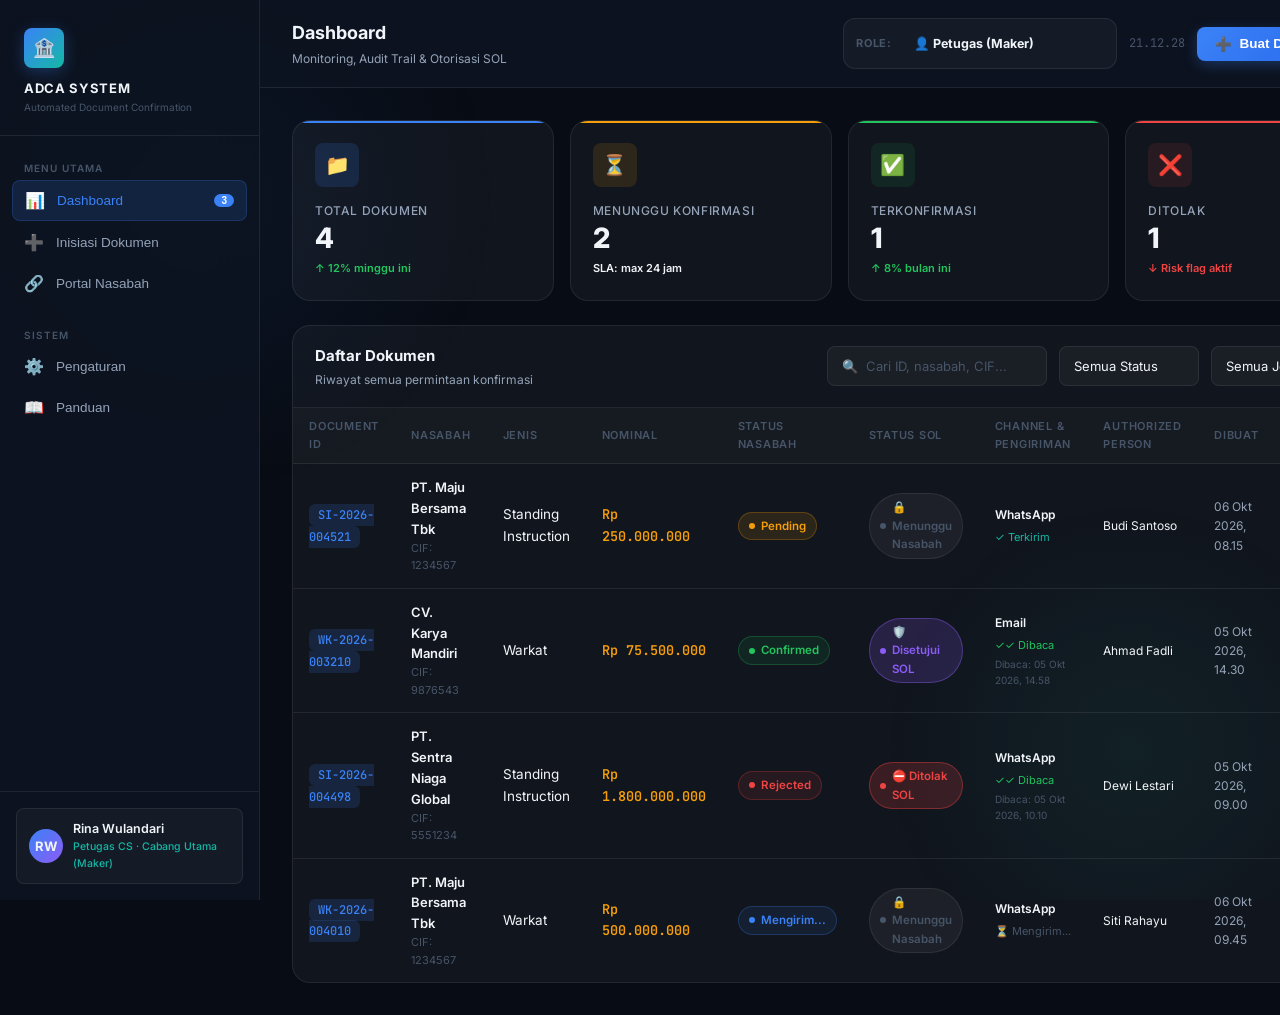
<file: prototype-original/web/index.html>
<!DOCTYPE html>
<html lang="id">
<head>
  <meta charset="UTF-8" />
  <meta name="viewport" content="width=device-width, initial-scale=1.0" />
  <meta name="description" content="Automated Document Confirmation Agent — Sistem konfirmasi dokumen Standing Instruction dan Warkat secara digital, aman, dan real-time." />
  <title>ADCA — Automated Document Confirmation Agent</title>
  <link rel="stylesheet" href="css/main.css" />
  <link rel="icon" href="data:image/svg+xml,<svg xmlns='http://www.w3.org/2000/svg' viewBox='0 0 100 100'><text y='.9em' font-size='90'>🏦</text></svg>" />
</head>
<body>

<!-- Ambient Background -->
<div class="ambient-bg" aria-hidden="true"></div>

<!-- Toast Container -->
<div id="toast-container" class="toast-container" aria-live="polite"></div>

<!-- ════════════════════════════════════════
     APP WRAPPER
════════════════════════════════════════ -->
<div class="app-wrapper">

  <!-- ── SIDEBAR ── -->
  <aside class="sidebar" id="sidebar" aria-label="Navigasi Utama">
    <div class="sidebar-logo">
      <div class="logo-icon" aria-hidden="true">🏦</div>
      <h1>ADCA System</h1>
      <p>Automated Document Confirmation</p>
    </div>

    <nav class="sidebar-nav">
      <div class="nav-section-label">Menu Utama</div>

      <button class="nav-item active" data-page="dashboard" id="nav-dashboard" aria-current="page">
        <span class="nav-icon">📊</span>
        Dashboard
        <span class="nav-badge" id="nav-badge-pending">3</span>
      </button>

      <button class="nav-item" data-page="initiate" id="nav-initiate">
        <span class="nav-icon">➕</span>
        Inisiasi Dokumen
      </button>

      <button class="nav-item" data-page="portal" id="nav-portal">
        <span class="nav-icon">🔗</span>
        Portal Nasabah
      </button>

      <div class="nav-section-label" style="margin-top:16px">Sistem</div>

      <button class="nav-item" onclick="showToast('Fitur pengaturan akan segera hadir.', 'info', '⚙️')">
        <span class="nav-icon">⚙️</span>
        Pengaturan
      </button>
      <button class="nav-item" onclick="showToast('Panduan pengguna tersedia di portal.', 'info', '📖')">
        <span class="nav-icon">📖</span>
        Panduan
      </button>
    </nav>

    <div class="sidebar-footer">
      <div class="user-card" id="sidebar-user-card">
        <div class="user-avatar" id="sidebar-user-avatar" aria-hidden="true">RW</div>
        <div class="user-info">
          <div class="user-name" id="sidebar-user-name">Rina Wulandari</div>
          <div class="user-role" id="sidebar-user-role">Petugas CS · Cabang Utama (Maker)</div>
        </div>
      </div>
    </div>
  </aside>

  <!-- ── MAIN CONTENT ── -->
  <main class="main-content" id="main-content">

    <!-- Top Bar -->
    <header class="topbar">
      <div class="topbar-title">
        <h2 id="topbar-title">Dashboard</h2>
        <p id="topbar-sub">Monitoring & Audit Trail Real-Time</p>
      </div>
      <div class="topbar-actions">
        <!-- Role Switcher -->
        <div style="display:flex;align-items:center;gap:8px;background:rgba(255,255,255,0.04);border:1px solid var(--border);padding:6px 12px;border-radius:var(--radius-md)">
          <span style="font-size:11px;font-weight:700;color:var(--text-muted);text-transform:uppercase;letter-spacing:0.06em">Role:</span>
          <select id="user-role-select" onchange="switchRole(this.value)" style="background:transparent;border:none;color:var(--text-primary);font-size:12.5px;font-weight:700;cursor:pointer;outline:none" aria-label="Pilih Role Pengguna">
            <option value="petugas" style="background:#0d1422;color:#f1f5f9">👤 Petugas (Maker)</option>
            <option value="sol" style="background:#0d1422;color:#f1f5f9">🛡️ SOL / Approver (Checker)</option>
          </select>
        </div>

        <span style="font-size:12px;color:var(--text-muted);font-family:'JetBrains Mono',monospace" id="clock"></span>
        
        <!-- Create Document Button (Maker only) -->
        <button class="btn btn-primary" id="btn-new-doc">
          <span>➕</span> Buat Dokumen Baru
        </button>
        <!-- SOL Badge Indicator (when SOL is active) -->
        <div id="sol-mode-badge" style="display:none;align-items:center;gap:6px;background:rgba(139,92,246,0.12);border:1px solid rgba(139,92,246,0.3);color:var(--accent-purple);padding:8px 14px;border-radius:var(--radius-md);font-size:12px;font-weight:700">
          <span>🛡️</span> Mode SOL: Otorisasi & Approval
        </div>
      </div>
    </header>

    <!-- ════════════════════════════════
         PAGE 1: DASHBOARD
    ════════════════════════════════ -->
    <section class="page active" id="page-dashboard" aria-label="Dashboard">

      <!-- Stats -->
      <div class="stats-grid">
        <div class="stat-card" style="--stat-color:var(--accent-blue);--stat-bg:var(--accent-blue-dim)">
          <div class="stat-icon">📁</div>
          <div class="stat-label">Total Dokumen</div>
          <div class="stat-value" id="stat-total">—</div>
          <div class="stat-change up">↑ 12% minggu ini</div>
        </div>
        <div class="stat-card" style="--stat-color:var(--accent-amber);--stat-bg:rgba(245,158,11,0.12)">
          <div class="stat-icon">⏳</div>
          <div class="stat-label">Menunggu Konfirmasi</div>
          <div class="stat-value" id="stat-pending">—</div>
          <div class="stat-change">SLA: max 24 jam</div>
        </div>
        <div class="stat-card" style="--stat-color:var(--accent-green);--stat-bg:rgba(34,197,94,0.1)">
          <div class="stat-icon">✅</div>
          <div class="stat-label">Terkonfirmasi</div>
          <div class="stat-value" id="stat-confirmed">—</div>
          <div class="stat-change up">↑ 8% bulan ini</div>
        </div>
        <div class="stat-card" style="--stat-color:var(--accent-red);--stat-bg:rgba(239,68,68,0.1)">
          <div class="stat-icon">❌</div>
          <div class="stat-label">Ditolak</div>
          <div class="stat-value" id="stat-rejected">—</div>
          <div class="stat-change down">↓ Risk flag aktif</div>
        </div>
      </div>

      <!-- Filter + Table -->
      <div class="card">
        <div class="card-header">
          <div>
            <h3>Daftar Dokumen</h3>
            <p>Riwayat semua permintaan konfirmasi</p>
          </div>
          <div class="filter-bar">
            <input type="text" id="filter-search" placeholder="🔍  Cari ID, nasabah, CIF..." style="width:220px" aria-label="Cari dokumen" />
            <select id="filter-status" aria-label="Filter status">
              <option value="">Semua Status</option>
              <option value="pending">Pending</option>
              <option value="sending">Mengirim</option>
              <option value="confirmed">Confirmed</option>
              <option value="rejected">Rejected</option>
            </select>
            <select id="filter-type" aria-label="Filter jenis">
              <option value="">Semua Jenis</option>
              <option value="Standing Instruction">Standing Instruction</option>
              <option value="Warkat">Warkat</option>
            </select>
          </div>
        </div>
        <div class="table-wrap">
          <table aria-label="Tabel Dokumen Konfirmasi">
            <thead>
              <tr>
                <th>Document ID</th>
                <th>Nasabah</th>
                <th>Jenis</th>
                <th>Nominal</th>
                <th>Status Nasabah</th>
                <th>Status SOL</th>
                <th>Channel &amp; Pengiriman</th>
                <th>Authorized Person</th>
                <th>Dibuat</th>
                <th>Aksi</th>
              </tr>
            </thead>
            <tbody id="doc-table-body"></tbody>
          </table>
        </div>
      </div>

    </section>

    <!-- ════════════════════════════════
         PAGE 2: INISIASI DOKUMEN
    ════════════════════════════════ -->
    <section class="page" id="page-initiate" aria-label="Form Inisiasi Dokumen">

      <!-- Steps -->
      <div class="steps">
        <div class="step active" id="step-1">
          <div class="step-circle" id="step-circle-1">1</div>
          <div class="step-label" id="step-label-1">Data Nasabah</div>
        </div>
        <div class="step" id="step-2">
          <div class="step-circle" id="step-circle-2">2</div>
          <div class="step-label" id="step-label-2">Detail Transaksi</div>
        </div>
        <div class="step" id="step-3">
          <div class="step-circle" id="step-circle-3">3</div>
          <div class="step-label" id="step-label-3">Review & Kirim</div>
        </div>
      </div>

      <!-- STEP 1: Data Nasabah -->
      <div id="form-section-1" style="display:flex;flex-direction:column;gap:20px">
        <div class="card">
          <div class="card-header">
            <div>
              <h3>🔎 Pencarian Data Nasabah</h3>
              <p>Masukkan CIF atau Nomor Rekening untuk menarik data otomatis</p>
            </div>
          </div>
          <div class="card-body" style="display:flex;flex-direction:column;gap:20px">
            <div class="form-group">
              <label for="cif-input">CIF / Nomor Rekening <span class="required">*</span></label>
              <div class="search-bar">
                <input
                  type="text"
                  id="cif-input"
                  placeholder="Contoh: 1234567 atau 001-234-567-890"
                  autocomplete="off"
                  aria-required="true"
                />
                <button class="btn btn-primary" id="btn-search-cif" aria-label="Cari nasabah">
                  🔍 Cari
                </button>
              </div>
              <small style="color:var(--text-muted);font-size:11px">Demo CIF: <strong style="color:var(--accent-blue)">1234567</strong> · <strong style="color:var(--accent-blue)">9876543</strong> · <strong style="color:var(--accent-blue)">5551234</strong></small>
            </div>

            <!-- Customer Info Panel (auto-filled) -->
            <div class="info-panel hidden" id="customer-info-panel" role="region" aria-label="Data Nasabah Ditemukan">
              <div class="info-item" style="grid-column: 1/-1">
                <div class="info-label">🏢 Nama Perusahaan</div>
                <div class="info-value" id="info-name">—</div>
              </div>
              <div class="info-item">
                <div class="info-label">🏦 Nomor Rekening</div>
                <div class="info-value" id="info-account">—</div>
              </div>
              <div class="info-item">
                <div class="info-label">👤 Contact Person</div>
                <div class="info-value" id="info-contact">—</div>
              </div>
              <div class="info-item">
                <div class="info-label">📱 No. HP / Email</div>
                <div class="info-value" id="info-phone">—</div>
                <div class="info-sub" id="info-email">—</div>
              </div>
            </div>
          </div>
        </div>
        <div style="display:flex;justify-content:flex-end">
          <button class="btn btn-primary btn-lg" id="btn-next-1">Lanjut →</button>
        </div>
      </div>

      <!-- STEP 2: Detail Transaksi -->
      <div id="form-section-2" style="display:none;flex-direction:column;gap:20px">
        <div class="card">
          <div class="card-header">
            <div>
              <h3>📋 Detail Transaksi & Dokumen</h3>
              <p>Lengkapi informasi transaksi dan unggah dokumen</p>
            </div>
          </div>
          <div class="card-body" style="display:flex;flex-direction:column;gap:24px">

            <div class="section-title">Informasi Dokumen</div>
            <div class="form-grid form-grid-2">
              <div class="form-group">
                <label for="doc-type">Jenis Dokumen <span class="required">*</span></label>
                <select id="doc-type" aria-required="true">
                  <option value="">-- Pilih Jenis Dokumen --</option>
                  <option value="Standing Instruction">Standing Instruction (SI)</option>
                  <option value="Warkat">Warkat</option>
                </select>
              </div>
              <div class="form-group">
                <label for="authorized-person">Authorized Person <span class="required">*</span></label>
                <select id="authorized-person" aria-required="true">
                  <option value="">-- Pilih Authorized Person --</option>
                </select>
              </div>
            </div>

            <div class="divider"></div>
            <div class="section-title">💰 Nominal Transaksi <span class="badge" style="background:rgba(59,130,246,0.15);color:var(--accent-blue);border:1px solid rgba(59,130,246,0.3);font-size:10px;font-weight:700">WAJIB DIISI</span></div>

            <div class="form-grid form-grid-2">
              <div class="form-group">
                <label for="nominal-input">
                  Nominal (Rupiah) <span class="required">*</span>
                  <span class="badge-new">BARU</span>
                </label>
                <div class="input-wrap">
                  <span class="input-prefix">Rp</span>
                  <input
                    type="text"
                    id="nominal-input"
                    class="has-prefix"
                    placeholder="Contoh: 250.000.000"
                    autocomplete="off"
                    inputmode="numeric"
                    aria-required="true"
                    aria-describedby="nominal-hint"
                  />
                </div>
                <small id="nominal-hint" style="font-size:11px;color:var(--text-muted)">Masukkan angka nominal sesuai dokumen SI/Warkat</small>
              </div>
              <div class="form-group">
                <label>Preview Nominal</label>
                <div class="nominal-display" id="nominal-display" aria-live="polite">—</div>
              </div>
            </div>

            <div class="divider"></div>
            <div class="section-title">Pengiriman Notifikasi</div>
            <div class="form-grid form-grid-2">
              <div class="form-group">
                <label for="channel">Channel Notifikasi</label>
                <select id="channel">
                  <option value="WhatsApp">📱 WhatsApp</option>
                  <option value="Email">📧 Email</option>
                  <option value="WhatsApp & Email">📱📧 WhatsApp & Email</option>
                </select>
              </div>
              <div class="form-group">
                <label for="notes">Catatan Tambahan</label>
                <textarea id="notes" placeholder="Catatan untuk petugas atau nasabah (opsional)..." rows="2"></textarea>
              </div>
            </div>

            <div class="divider"></div>

            <!-- Live Template Preview -->
            <div id="template-preview-section" style="display:none">
              <div class="section-title" style="margin-bottom:14px">👁️ Preview Pesan yang Akan Dikirim</div>
              <div style="background:rgba(255,255,255,0.03);border:1px solid var(--border);border-radius:var(--radius-md);overflow:hidden">
                <div style="display:flex;align-items:center;justify-content:space-between;padding:12px 16px;border-bottom:1px solid var(--border);background:rgba(255,255,255,0.02)">
                  <span id="preview-channel-label" style="font-size:12px;font-weight:700">📱 WhatsApp</span>
                  <span style="font-size:11px;color:var(--text-muted)">Template Otomatis · Personalized</span>
                </div>
                <div id="preview-subject-row" style="display:none;align-items:flex-start;gap:10px;padding:10px 16px;border-bottom:1px solid var(--border);background:rgba(245,158,11,0.04)">
                  <span style="font-size:11px;font-weight:700;color:var(--accent-amber);white-space:nowrap;padding-top:2px">SUBJEK:</span>
                  <span id="preview-subject-val" style="font-size:12px;color:var(--text-secondary)"></span>
                </div>
                <pre id="template-preview-box" style="padding:16px;font-size:12px;line-height:1.7;white-space:pre-wrap;word-break:break-word;max-height:280px;overflow-y:auto;color:var(--text-primary)"></pre>
              </div>
              <div style="display:flex;justify-content:flex-end;margin-top:6px">
                <span style="font-size:11px;color:var(--text-muted)">⚠️ Nominal, ID Dokumen, dan nama nasabah akan otomatis diisi saat pengiriman</span>
              </div>
            </div>

            <div class="divider"></div>
            <div class="section-title">Upload Dokumen</div>

            <div class="upload-zone" role="button" aria-label="Upload dokumen">
              <input type="file" id="doc-file" accept=".pdf,.jpg,.jpeg,.png" aria-label="Pilih file dokumen" />
              <div class="upload-icon">📎</div>
              <p><strong>Drag & Drop</strong> atau <strong>klik untuk memilih</strong></p>
              <p class="upload-hint">Format: PDF, JPG, PNG · Maks. 10 MB</p>
            </div>
            <div class="file-preview hidden" id="file-preview">
              <span class="file-icon" id="file-icon-el">📄</span>
              <div>
                <div class="file-name" id="file-name">—</div>
                <div class="file-size" id="file-size">—</div>
              </div>
              <span style="margin-left:auto;color:var(--accent-green)">✓ Siap</span>
            </div>

          </div>
        </div>
        <div style="display:flex;justify-content:space-between">
          <button class="btn btn-secondary btn-lg" id="btn-back-2">← Kembali</button>
          <button class="btn btn-primary btn-lg" id="btn-next-2">Review →</button>
        </div>
      </div>

      <!-- STEP 3: Review & Kirim -->
      <div id="form-section-3" style="display:none;flex-direction:column;gap:20px">
        <div class="card">
          <div class="card-header">
            <div>
              <h3>✅ Review & Konfirmasi Pengiriman</h3>
              <p>Periksa kembali seluruh data sebelum mengirim notifikasi ke nasabah</p>
            </div>
          </div>
          <div class="card-body" style="display:flex;flex-direction:column;gap:20px">

            <!-- Document ID -->
            <div style="display:flex;align-items:center;gap:12px;padding:16px;background:rgba(59,130,246,0.06);border:1px solid rgba(59,130,246,0.2);border-radius:var(--radius-md)">
              <div style="font-size:28px">🔑</div>
              <div>
                <div style="font-size:11px;color:var(--text-muted);font-weight:600;text-transform:uppercase;letter-spacing:0.08em">Document ID (Auto-Generated)</div>
                <div style="font-family:'JetBrains Mono',monospace;font-size:20px;font-weight:800;color:var(--accent-blue);margin-top:4px" id="rev-doc-id">—</div>
              </div>
            </div>

            <div class="form-grid form-grid-2">
              <div class="card-body" style="padding:0">
                <div class="section-title" style="margin-bottom:14px">Data Nasabah</div>
                <div style="display:flex;flex-direction:column;gap:10px">
                  <div style="display:flex;justify-content:space-between;align-items:center;padding:8px 0;border-bottom:1px solid var(--border)">
                    <span style="font-size:12px;color:var(--text-muted)">Nama Perusahaan</span>
                    <span style="font-weight:600;font-size:13px" id="rev-customer">—</span>
                  </div>
                  <div style="display:flex;justify-content:space-between;align-items:center;padding:8px 0;border-bottom:1px solid var(--border)">
                    <span style="font-size:12px;color:var(--text-muted)">No. Rekening</span>
                    <span style="font-weight:600;font-size:13px" id="rev-account">—</span>
                  </div>
                  <div style="display:flex;justify-content:space-between;align-items:center;padding:8px 0">
                    <span style="font-size:12px;color:var(--text-muted)">Authorized Person</span>
                    <span style="font-weight:600;font-size:13px" id="rev-ap">—</span>
                  </div>
                </div>
              </div>
              <div class="card-body" style="padding:0">
                <div class="section-title" style="margin-bottom:14px">Detail Transaksi</div>
                <div style="display:flex;flex-direction:column;gap:10px">
                  <div style="display:flex;justify-content:space-between;align-items:center;padding:8px 0;border-bottom:1px solid var(--border)">
                    <span style="font-size:12px;color:var(--text-muted)">Jenis Dokumen</span>
                    <span style="font-weight:600;font-size:13px" id="rev-type">—</span>
                  </div>
                  <div style="display:flex;justify-content:space-between;align-items:center;padding:8px 0;border-bottom:1px solid var(--border)">
                    <span style="font-size:12px;color:var(--text-muted)">Channel Notifikasi</span>
                    <span style="font-weight:600;font-size:13px" id="rev-channel">—</span>
                  </div>
                  <div style="display:flex;justify-content:space-between;align-items:center;padding:8px 0">
                    <span style="font-size:12px;color:var(--text-muted)">Dibuat Pada</span>
                    <span style="font-weight:600;font-size:12px" id="rev-date">—</span>
                  </div>
                </div>
              </div>
            </div>

            <!-- Nominal Highlight -->
            <div style="background:rgba(245,158,11,0.08);border:1px solid rgba(245,158,11,0.25);border-radius:var(--radius-md);padding:20px;text-align:center">
              <div style="font-size:11.5px;font-weight:700;color:var(--accent-amber);text-transform:uppercase;letter-spacing:0.1em;margin-bottom:8px">💰 Nominal Transaksi</div>
              <div style="font-family:'JetBrains Mono',monospace;font-size:28px;font-weight:800;color:var(--accent-amber)" id="rev-nominal">—</div>
              <div style="font-size:11.5px;color:var(--text-secondary);margin-top:6px">Nominal ini akan tertera pada notifikasi & portal konfirmasi nasabah</div>
            </div>

            <div style="display:flex;gap:8px;align-items:flex-start;padding:14px;background:rgba(59,130,246,0.06);border:1px solid rgba(59,130,246,0.15);border-radius:var(--radius-sm)">
              <span style="font-size:18px">ℹ️</span>
              <p style="font-size:12.5px;color:var(--text-secondary);line-height:1.6">Setelah menekan <strong style="color:var(--text-primary)">Kirim Konfirmasi</strong>, sistem akan otomatis membuat Secure Link dan mengirimkan notifikasi kepada nasabah via channel yang dipilih. Respon nasabah akan terekam dalam Audit Trail secara real-time.</p>
            </div>

          </div>
        </div>
        <div style="display:flex;justify-content:space-between;gap:12px">
          <button class="btn btn-secondary btn-lg" id="btn-back-3">← Kembali</button>
          <button class="btn btn-primary btn-lg" id="btn-submit" style="gap:10px">
            🚀 Kirim Konfirmasi ke Nasabah
          </button>
        </div>
      </div>

    </section>

    <!-- ════════════════════════════════
         PAGE 3: PORTAL NASABAH
    ════════════════════════════════ -->
    <section class="page" id="page-portal" aria-label="Portal Konfirmasi Nasabah">

      <!-- Standalone Back Bar (Only visible when opened via external link) -->
      <div id="portal-standalone-backbar" style="align-items:center;justify-content:space-between;background:rgba(59,130,246,0.08);border:1px solid rgba(59,130,246,0.3);padding:10px 20px;border-radius:var(--radius-md);margin-bottom:20px">
        <div style="display:flex;align-items:center;gap:10px">
          <span style="font-size:18px">🌐</span>
          <span style="font-size:12.5px;color:var(--text-secondary)">Anda sedang mengakses <strong>Portal Verifikasi Nasabah</strong> melalui Single-Use Secure Link.</span>
        </div>
        <button class="btn btn-secondary btn-sm" onclick="exitStandalonePortal()">
          🏢 Kembali ke Dashboard Bank
        </button>
      </div>

      <!-- Selector for demo -->
      <div class="card" id="portal-demo-selector-card" style="padding:0">
        <div class="card-header" style="padding:14px 20px">
          <div>
            <h3>🔗 Simulasi Portal Nasabah</h3>
            <p>Pilih dokumen untuk melihat tampilan dari sisi nasabah</p>
          </div>
          <div style="display:flex;align-items:center;gap:10px">
            <label for="portal-doc-selector" style="font-size:12.5px;color:var(--text-secondary);white-space:nowrap">Pilih Dokumen:</label>
            <select id="portal-doc-selector" style="width:340px;font-size:13px" aria-label="Pilih dokumen untuk dipreview">
            </select>
          </div>
        </div>
      </div>

      <!-- Portal View -->
      <div class="portal-wrapper">

        <!-- Single-Use Token Security Bar -->
        <div id="portal-token-bar" style="background:rgba(255,255,255,0.03);border:1px solid var(--border);border-radius:var(--radius-md);padding:12px 18px;margin-bottom:16px;display:flex;align-items:center;justify-content:space-between;flex-wrap:wrap;gap:10px">
          <div style="display:flex;align-items:center;gap:10px">
            <span style="font-size:16px">🔑</span>
            <div>
              <div style="font-size:11px;color:var(--text-muted);text-transform:uppercase;font-weight:700;letter-spacing:0.06em">One Single-Time Verification Link</div>
              <div style="font-family:'JetBrains Mono',monospace;font-size:12.5px;font-weight:700;color:var(--accent-blue)" id="portal-token-text">vtok_...</div>
            </div>
          </div>
          <div style="display:flex;align-items:center;gap:8px">
            <span id="portal-token-badge" style="font-size:11.5px;font-weight:700;padding:4px 10px;border-radius:99px;background:rgba(34,197,94,0.12);color:var(--accent-green);border:1px solid rgba(34,197,94,0.3)">
              🟢 Tautan Aktif (1x Pakai)
            </span>
            <button class="btn btn-secondary btn-sm" onclick="copyPortalLink()" title="Salin link verifikasi nasabah">
              📋 Salin Link
            </button>
          </div>
        </div>

        <!-- Bank Header -->
        <div class="portal-header-card">
          <div class="portal-bank-logo">🏦 &nbsp; Bank Pembangunan Indonesia</div>
          <div class="portal-doc-icon" aria-hidden="true" id="portal-doc-icon-text">📋</div>
          <h2 id="portal-type-header">Standing Instruction</h2>
          <p>Permintaan Konfirmasi Transaksi Finansial</p>
          <div style="margin-top:16px">
            <span class="doc-id" id="portal-doc-id-header">—</span>
          </div>
        </div>

        <!-- Single-Use Link Consumed Alert (Shown if token has already been used) -->
        <div id="portal-token-consumed-card" style="display:none;background:rgba(239,68,68,0.06);border:1px solid rgba(239,68,68,0.3);border-radius:var(--radius-lg);padding:24px;margin-bottom:20px;text-align:center;animation:fadeIn 0.3s ease">
          <div style="font-size:42px;margin-bottom:10px">🔒</div>
          <h3 style="font-size:17px;font-weight:800;color:var(--accent-red);margin-bottom:6px">Tautan Verifikasi Ini Sudah Hangus (Single-Use Expired)</h3>
          <p style="font-size:13px;color:var(--text-secondary);max-width:540px;margin:0 auto 14px;line-height:1.6">
            Demi keamanan dana Anda, tautan verifikasi perbankan hanya dapat digunakan <strong>1 (satu) kali</strong>. Dokumen ini telah ditanggapi sebelumnya dan tidak dapat diubah lagi.
          </p>
          <div style="display:inline-flex;gap:12px;background:rgba(0,0,0,0.25);padding:10px 18px;border-radius:var(--radius-md);border:1px solid var(--border);font-size:12px;text-align:left">
            <div>
              <span style="color:var(--text-muted)">Keputusan:</span> <strong id="ptc-action" style="color:var(--text-primary)">—</strong>
            </div>
            <div style="border-left:1px solid var(--border);padding-left:12px">
              <span style="color:var(--text-muted)">Waktu:</span> <strong id="ptc-time" style="color:var(--text-primary)">—</strong>
            </div>
            <div style="border-left:1px solid var(--border);padding-left:12px">
              <span style="color:var(--text-muted)">Oleh:</span> <strong id="ptc-actor" style="color:var(--text-primary)">—</strong>
            </div>
          </div>
          <div style="margin-top:16px">
            <span style="font-size:11.5px;color:var(--text-muted)">Jika Anda memerlukan perubahan transaksi, silakan hubungi Customer Care: 📞 1500-XXX</span>
          </div>
        </div>

        <!-- Greeting -->
        <div id="portal-greeting-box" style="padding:16px 20px;background:rgba(20,184,166,0.06);border:1px solid rgba(20,184,166,0.2);border-radius:var(--radius-md);margin-bottom:16px;font-size:13.5px;color:var(--text-secondary);line-height:1.7">
          Kepada Yth. <strong style="color:var(--text-primary)" id="portal-ap">—</strong>,<br />
          Bank kami memerlukan konfirmasi Anda atas dokumen berikut. Harap periksa detail transaksi dengan seksama sebelum memberikan persetujuan.
        </div>

        <!-- Nominal Highlight -->
        <div class="nominal-highlight" aria-label="Nominal Transaksi">
          <div class="nh-label">💰 Nominal Transaksi</div>
          <div class="nh-amount" id="portal-nominal-big" aria-live="polite">—</div>
          <div class="nh-sub">Pastikan nominal ini sesuai dengan dokumen yang diajukan ke bank</div>
        </div>

        <!-- Detail Card -->
        <div class="portal-detail-card" role="region" aria-label="Detail Dokumen">
          <div class="portal-detail-row">
            <span class="pdr-label">Document ID</span>
            <span class="pdr-value"><span class="doc-id" id="portal-doc-id">—</span></span>
          </div>
          <div class="portal-detail-row">
            <span class="pdr-label">Nama Nasabah</span>
            <span class="pdr-value" id="portal-customer">—</span>
          </div>
          <div class="portal-detail-row">
            <span class="pdr-label">Jenis Dokumen</span>
            <span class="pdr-value" id="portal-type">—</span>
          </div>
          <div class="portal-detail-row">
            <span class="pdr-label">Tanggal Permintaan</span>
            <span class="pdr-value" id="portal-date">—</span>
          </div>
          <div class="portal-detail-row">
            <span class="pdr-label">Authorized Person</span>
            <span class="pdr-value" id="portal-ap-detail">—</span>
          </div>
          <div class="portal-detail-row">
            <span class="pdr-label">Channel Notifikasi</span>
            <span class="pdr-value" id="portal-channel">—</span>
          </div>
        </div>

        <!-- Action Buttons (Only shown if token is NOT used) -->
        <div id="portal-action-area">
          <div style="font-size:12px;color:var(--text-muted);text-align:center;margin-bottom:12px">
            ⚠️ Tautan ini bersifat <strong>sekali-pakai</strong>. Begitu Anda memilih, tautan akan otomatis hangus dan keputusan tidak dapat dibatalkan.
          </div>
          <div class="portal-action-btns">
            <button class="btn btn-danger btn-lg" id="btn-reject-portal" style="background:linear-gradient(135deg,#ef4444,#dc2626);border-color:transparent">
              ❌ Tolak (Reject)
            </button>
            <button class="btn btn-primary btn-lg" id="btn-confirm-portal" style="background:linear-gradient(135deg,var(--accent-teal),var(--accent-green));border-color:transparent">
              ✅ Setujui (Confirm)
            </button>
          </div>
        </div>

        <!-- Result -->
        <div id="portal-result" style="display:none" aria-live="polite"></div>

        <div class="portal-footer">
          <p>🔒 Halaman ini dilindungi enkripsi SSL 256-bit &amp; Single-Use Token Security. Berlaku 24 jam.</p>
          <p style="margin-top:4px">© 2026 Bank Pembangunan Indonesia — ADCA System v1.0</p>
        </div>

      </div>
    </section>

  </main>
</div>

<!-- ════════════════════════════════════════
     MODALS
════════════════════════════════════════ -->

<!-- Audit Trail Modal -->
<div class="modal-overlay" id="modal-audit" role="dialog" aria-modal="true" aria-labelledby="audit-modal-title">
  <div class="modal" style="max-width:520px">
    <div style="display:flex;align-items:center;justify-content:space-between;margin-bottom:20px">
      <h3 style="font-size:16px;font-weight:800" id="audit-modal-title">🔍 Audit Trail</h3>
      <button class="btn btn-secondary btn-sm btn-icon" onclick="closeModal('modal-audit')" aria-label="Tutup modal">✕</button>
    </div>

    <!-- Doc summary -->
    <div style="background:var(--bg-secondary);border:1px solid var(--border);border-radius:var(--radius-md);padding:16px;margin-bottom:20px;display:grid;grid-template-columns:1fr 1fr;gap:12px">
      <div>
        <div style="font-size:10.5px;color:var(--text-muted);text-transform:uppercase;font-weight:600;letter-spacing:0.07em">Document ID</div>
        <div style="font-family:'JetBrains Mono',monospace;font-size:13px;font-weight:600;color:var(--accent-blue);margin-top:3px" id="audit-doc-id">—</div>
      </div>
      <div>
        <div style="font-size:10.5px;color:var(--text-muted);text-transform:uppercase;font-weight:600;letter-spacing:0.07em">Nasabah</div>
        <div style="font-size:13px;font-weight:600;margin-top:3px" id="audit-customer">—</div>
      </div>
      <div>
        <div style="font-size:10.5px;color:var(--text-muted);text-transform:uppercase;font-weight:600;letter-spacing:0.07em">Jenis</div>
        <div style="font-size:13px;font-weight:600;margin-top:3px" id="audit-type">—</div>
      </div>
      <div>
        <div style="font-size:10.5px;color:var(--text-muted);text-transform:uppercase;font-weight:600;letter-spacing:0.07em">Nominal</div>
        <div style="font-family:'JetBrains Mono',monospace;font-size:13px;font-weight:700;color:var(--accent-amber);margin-top:3px" id="audit-nominal">—</div>
      </div>
      <div style="grid-column:1/-1">
        <div style="font-size:10.5px;color:var(--text-muted);text-transform:uppercase;font-weight:600;letter-spacing:0.07em">Authorized Person</div>
        <div style="font-size:13px;font-weight:600;margin-top:3px" id="audit-ap">—</div>
      </div>
    </div>

    <!-- Delivery Status Bar -->
    <div style="background:rgba(255,255,255,0.03);border:1px solid var(--border);border-radius:var(--radius-md);padding:14px 16px;margin-bottom:16px;display:grid;grid-template-columns:repeat(3,1fr);gap:10px">
      <div>
        <div style="font-size:10px;font-weight:700;color:var(--text-muted);text-transform:uppercase;letter-spacing:0.07em;margin-bottom:4px">Status Kirim</div>
        <div id="audit-delivery" style="font-size:13px;font-weight:700">—</div>
      </div>
      <div>
        <div style="font-size:10px;font-weight:700;color:var(--text-muted);text-transform:uppercase;letter-spacing:0.07em;margin-bottom:4px">📤 Dikirim Pada</div>
        <div id="audit-sent-at" style="font-size:12px;font-weight:600">—</div>
      </div>
      <div>
        <div style="font-size:10px;font-weight:700;color:var(--text-muted);text-transform:uppercase;letter-spacing:0.07em;margin-bottom:4px">👁️ Dibaca Pada</div>
        <div id="audit-read-at" style="font-size:12px;font-weight:600">—</div>
      </div>
    </div>

    <div class="timeline" id="audit-timeline"></div>
  </div>
</div>

<!-- Confirm Modal -->
<div class="modal-overlay" id="modal-confirm" role="dialog" aria-modal="true" aria-labelledby="confirm-modal-title">
  <div class="modal">
    <div class="modal-icon">✅</div>
    <h3 id="confirm-modal-title">Konfirmasi Persetujuan</h3>
    <p>Anda akan menyetujui transaksi ini. Tindakan ini akan direkam dalam <strong>Audit Trail</strong> dengan timestamp saat ini dan tidak dapat dibatalkan.</p>
    <div class="modal-actions">
      <button class="btn btn-secondary" onclick="closeModal('modal-confirm')">Batal</button>
      <button class="btn btn-primary" id="btn-do-confirm">✅ Ya, Konfirmasi</button>
    </div>
  </div>
</div>

<!-- Reject Modal -->
<div class="modal-overlay" id="modal-reject" role="dialog" aria-modal="true" aria-labelledby="reject-modal-title">
  <div class="modal">
    <div class="modal-icon">❌</div>
    <h3 id="reject-modal-title">Konfirmasi Penolakan</h3>
    <p>Anda akan <strong>menolak</strong> transaksi ini. Petugas bank akan menerima notifikasi dan menghubungi Anda untuk tindak lanjut. Tindakan ini akan direkam.</p>
    <div class="modal-actions">
      <button class="btn btn-secondary" onclick="closeModal('modal-reject')">Batal</button>
      <button class="btn btn-danger" id="btn-do-reject">❌ Ya, Tolak</button>
    </div>
  </div>
</div>

<!-- Notif Preview Modal -->
<div class="modal-overlay" id="modal-notif" role="dialog" aria-modal="true" aria-labelledby="notif-modal-title">
  <div class="modal" style="max-width:560px">
    <div style="display:flex;align-items:center;justify-content:space-between;margin-bottom:16px">
      <div style="display:flex;align-items:center;gap:10px">
        <h3 style="font-size:15px;font-weight:800" id="notif-modal-title">✉️ Isi Pesan Notifikasi</h3>
        <span id="notif-channel-badge" style="font-size:11px;font-weight:700;padding:3px 10px;border-radius:99px">WhatsApp</span>
      </div>
      <button class="btn btn-secondary btn-sm btn-icon" onclick="closeModal('modal-notif')" aria-label="Tutup">✕</button>
    </div>
    <div id="notif-subject-row" style="display:none;align-items:flex-start;gap:10px;padding:10px 14px;background:rgba(245,158,11,0.06);border:1px solid rgba(245,158,11,0.2);border-radius:var(--radius-sm);margin-bottom:12px">
      <span style="font-size:11px;font-weight:700;color:var(--accent-amber);white-space:nowrap;padding-top:2px">SUBJEK:</span>
      <span id="notif-subject" style="font-size:12.5px;font-weight:600"></span>
    </div>
    <div style="background:rgba(255,255,255,0.03);border:1px solid var(--border);border-radius:var(--radius-md);overflow:hidden">
      <pre id="notif-body" style="padding:18px;font-size:12.5px;line-height:1.8;white-space:pre-wrap;word-break:break-word;max-height:380px;overflow-y:auto;color:var(--text-primary);font-family:'Inter',sans-serif"></pre>
    </div>
    <div style="margin-top:14px;display:flex;align-items:center;gap:8px;padding:10px 14px;background:rgba(34,197,94,0.06);border:1px solid rgba(34,197,94,0.2);border-radius:var(--radius-sm)">
      <span style="font-size:14px">💡</span>
      <span style="font-size:11.5px;color:var(--text-secondary)">Untuk mengirim email nyata ke Gmail nasabah, klik tombol <strong>"Buka Gmail &amp; Kirim"</strong> di bawah. Tab Gmail compose akan terbuka otomatis dengan alamat dan isi pesan yang sudah lengkap!</span>
    </div>
    <div style="margin-top:14px;display:flex;justify-content:space-between;align-items:center;flex-wrap:wrap;gap:8px">
      <button class="btn btn-secondary btn-sm" id="btn-copy-notif" onclick="copyNotifBody()">
        📋 Salin Teks
      </button>
      <div style="display:flex;gap:8px">
        <a id="btn-open-wa-direct" href="#" target="_blank" class="btn btn-secondary btn-sm" style="display:none;background:rgba(34,197,94,0.15);color:var(--accent-green);border-color:rgba(34,197,94,0.3)">
          📱 Buka WhatsApp Web
        </a>
        <a id="btn-open-gmail-direct" href="#" target="_blank" class="btn btn-primary btn-sm" style="display:none;background:linear-gradient(135deg,#ea4335,#db4437);border-color:transparent">
          ✉️ Buka Gmail &amp; Kirim
        </a>
        <button class="btn btn-secondary btn-sm" onclick="closeModal('modal-notif')">Tutup</button>
      </div>
    </div>
  </div>
</div>

<!-- Modal Approval Khusus SOL (Checker) -->
<div class="modal-overlay" id="modal-sol-approval" role="dialog" aria-modal="true" aria-labelledby="sol-modal-title">
  <div class="modal" style="max-width:520px">
    <div style="display:flex;align-items:center;justify-content:space-between;margin-bottom:16px">
      <div style="display:flex;align-items:center;gap:10px">
        <div style="width:36px;height:36px;border-radius:50%;background:rgba(139,92,246,0.15);display:flex;align-items:center;justify-content:center;font-size:18px">🛡️</div>
        <div>
          <h3 style="font-size:16px;font-weight:800" id="sol-modal-title">Review &amp; Approval SOL</h3>
          <p style="font-size:11.5px;color:var(--text-muted)">Section Operations Lead · Dual Control / Checker</p>
        </div>
      </div>
      <button class="btn btn-secondary btn-sm btn-icon" onclick="closeModal('modal-sol-approval')" aria-label="Tutup modal">✕</button>
    </div>

    <!-- Document Info Card -->
    <div style="background:rgba(255,255,255,0.03);border:1px solid var(--border);border-radius:var(--radius-md);padding:14px 16px;margin-bottom:16px;display:grid;grid-template-columns:1fr 1fr;gap:10px">
      <div>
        <div style="font-size:10px;font-weight:700;color:var(--text-muted);text-transform:uppercase">Document ID</div>
        <div id="sol-doc-id" style="font-size:13px;font-weight:700;color:var(--accent-blue);font-family:'JetBrains Mono',monospace">—</div>
      </div>
      <div>
        <div style="font-size:10px;font-weight:700;color:var(--text-muted);text-transform:uppercase">Jenis Dokumen</div>
        <div id="sol-doc-type" style="font-size:12.5px;font-weight:600">—</div>
      </div>
      <div style="grid-column:1/-1">
        <div style="font-size:10px;font-weight:700;color:var(--text-muted);text-transform:uppercase">Nasabah</div>
        <div id="sol-doc-customer" style="font-size:13.5px;font-weight:700">—</div>
      </div>
      <div>
        <div style="font-size:10px;font-weight:700;color:var(--text-muted);text-transform:uppercase">Nominal Transaksi</div>
        <div id="sol-doc-nominal" style="font-size:15px;font-weight:800;color:var(--accent-amber);font-family:'JetBrains Mono',monospace">—</div>
      </div>
      <div>
        <div style="font-size:10px;font-weight:700;color:var(--text-muted);text-transform:uppercase">Petugas Pembuat (Maker)</div>
        <div id="sol-doc-officer" style="font-size:12.5px;font-weight:600">—</div>
      </div>
      <div style="grid-column:1/-1;border-top:1px solid var(--border);padding-top:8px">
        <div style="font-size:10px;font-weight:700;color:var(--text-muted);text-transform:uppercase">Status Konfirmasi Nasabah</div>
        <div id="sol-doc-customer-status" style="font-size:12px;margin-top:2px">—</div>
      </div>
    </div>

    <!-- Guard Notice if Customer hasn't confirmed yet -->
    <div id="sol-customer-guard-alert" style="display:none;background:rgba(239,68,68,0.08);border:1px solid rgba(239,68,68,0.3);padding:12px 14px;border-radius:var(--radius-sm);margin-bottom:14px;font-size:12.5px;color:var(--accent-red)">
      🔒 <strong>Otorisasi Terkunci:</strong> Dokumen ini belum disetujui oleh nasabah melalui link verifikasi. Sesuai SOP Bank, SOL baru dapat melakukan verifikasi &amp; approval setelah nasabah memberikan persetujuan (Confirmed).
    </div>

    <!-- Notes Input -->
    <div class="form-group" style="margin-bottom:16px">
      <label for="sol-notes" style="font-size:12px;font-weight:600">Catatan Review SOL (Opsional)</label>
      <input type="text" id="sol-notes" placeholder="Contoh: Dokumen fisik dan nominal sesuai formulir." style="font-size:13px" />
    </div>

    <!-- Action Buttons -->
    <div style="display:flex;justify-content:flex-end;gap:10px">
      <button class="btn btn-secondary" onclick="closeModal('modal-sol-approval')">Batal</button>
      <button class="btn btn-danger" id="btn-sol-reject-action" onclick="submitSolApproval('rejected')">
        ❌ Tolak (SOL Reject)
      </button>
      <button class="btn btn-primary" id="btn-sol-approve-action" style="background:linear-gradient(135deg,var(--accent-purple),var(--accent-blue))" onclick="submitSolApproval('approved')">
        ✅ Setujui (SOL Approve)
      </button>
    </div>
  </div>
</div>

<style>
.notif-body-wa {
  font-family: 'Inter', sans-serif;
  background: linear-gradient(135deg, rgba(18,140,126,0.06), rgba(7,94,84,0.04));
}
.notif-body-email {
  font-family: 'JetBrains Mono', monospace;
  background: rgba(59,130,246,0.04);
  font-size: 12px !important;
  line-height: 1.75 !important;
}
</style>

<script src="js/app.js"></script>
<script>
  // Live clock
  function updateClock() {
    const now = new Date();
    document.getElementById('clock').textContent = now.toLocaleTimeString('id-ID', { hour12: false });
  }
  updateClock();
  setInterval(updateClock, 1000);

  // Sync portal-ap to detail
  const origLoad = window.loadPortalDoc;
  // Patch to also fill portal-ap-detail
  const _origLoadPortalDoc = loadPortalDoc;
  window.loadPortalDoc = function(docId, docData) {
    _origLoadPortalDoc(docId, docData);
    const doc = docData || DB.documents.find(d => d.id === docId);
    if (doc) {
      document.getElementById('portal-ap').textContent        = doc.authorizedPerson;
      document.getElementById('portal-ap-detail').textContent = doc.authorizedPerson;
    }
  };

  // re-init after patch
  setTimeout(() => {
    populatePortalSelector();
    initPortal();
  }, 100);
</script>
</body>
</html>
</file>
<file: prototype-original/web/css/main.css>
/* ============================================
   AUTOMATED DOCUMENT CONFIRMATION AGENT
   Design System - Main Stylesheet
   ============================================ */

@import url('https://fonts.googleapis.com/css2?family=Inter:wght@300;400;500;600;700;800&family=JetBrains+Mono:wght@400;500&display=swap');

/* ── CSS Variables ── */
:root {
  --bg-primary:       #080c14;
  --bg-secondary:     #0d1422;
  --bg-card:          rgba(255,255,255,0.04);
  --bg-card-hover:    rgba(255,255,255,0.07);
  --bg-glass:         rgba(13,20,34,0.85);

  --accent-blue:      #3b82f6;
  --accent-blue-dim:  rgba(59,130,246,0.15);
  --accent-teal:      #14b8a6;
  --accent-teal-dim:  rgba(20,184,166,0.15);
  --accent-purple:    #8b5cf6;
  --accent-amber:     #f59e0b;
  --accent-green:     #22c55e;
  --accent-red:       #ef4444;

  --text-primary:     #f1f5f9;
  --text-secondary:   #94a3b8;
  --text-muted:       #475569;

  --border:           rgba(255,255,255,0.08);
  --border-active:    rgba(59,130,246,0.5);

  --shadow-card:      0 4px 24px rgba(0,0,0,0.4);
  --shadow-glow-blue: 0 0 40px rgba(59,130,246,0.15);
  --shadow-glow-teal: 0 0 40px rgba(20,184,166,0.15);

  --radius-sm:   8px;
  --radius-md:   12px;
  --radius-lg:   18px;
  --radius-xl:   24px;

  --transition:  all 0.25s cubic-bezier(0.4, 0, 0.2, 1);
}

/* ── Reset ── */
*, *::before, *::after { box-sizing: border-box; margin: 0; padding: 0; }
html { scroll-behavior: smooth; }
body {
  font-family: 'Inter', sans-serif;
  background: var(--bg-primary);
  color: var(--text-primary);
  min-height: 100vh;
  line-height: 1.6;
  overflow-x: hidden;
}

/* ── Scrollbar ── */
::-webkit-scrollbar { width: 6px; }
::-webkit-scrollbar-track { background: var(--bg-secondary); }
::-webkit-scrollbar-thumb { background: var(--text-muted); border-radius: 99px; }
::-webkit-scrollbar-thumb:hover { background: var(--accent-blue); }

/* ── Background Ambient ── */
.ambient-bg {
  position: fixed;
  inset: 0;
  pointer-events: none;
  z-index: 0;
  overflow: hidden;
}
.ambient-bg::before {
  content: '';
  position: absolute;
  width: 600px; height: 600px;
  border-radius: 50%;
  background: radial-gradient(circle, rgba(59,130,246,0.08) 0%, transparent 70%);
  top: -100px; left: -100px;
  animation: float1 12s ease-in-out infinite;
}
.ambient-bg::after {
  content: '';
  position: absolute;
  width: 500px; height: 500px;
  border-radius: 50%;
  background: radial-gradient(circle, rgba(20,184,166,0.07) 0%, transparent 70%);
  bottom: -100px; right: -100px;
  animation: float2 15s ease-in-out infinite;
}
@keyframes float1 {
  0%,100% { transform: translate(0,0) scale(1); }
  50% { transform: translate(40px, 30px) scale(1.1); }
}
@keyframes float2 {
  0%,100% { transform: translate(0,0) scale(1); }
  50% { transform: translate(-30px, -40px) scale(1.08); }
}

/* ── Layout ── */
.app-wrapper { position: relative; z-index: 1; min-height: 100vh; display: flex; }

/* ── Sidebar ── */
.sidebar {
  width: 260px;
  min-height: 100vh;
  background: var(--bg-glass);
  border-right: 1px solid var(--border);
  backdrop-filter: blur(20px);
  display: flex;
  flex-direction: column;
  position: fixed;
  top: 0; left: 0; bottom: 0;
  z-index: 100;
  transition: var(--transition);
}
.sidebar-logo {
  padding: 28px 24px 20px;
  border-bottom: 1px solid var(--border);
}
.sidebar-logo .logo-icon {
  width: 40px; height: 40px;
  background: linear-gradient(135deg, var(--accent-blue), var(--accent-teal));
  border-radius: var(--radius-sm);
  display: flex; align-items: center; justify-content: center;
  font-size: 18px; margin-bottom: 12px;
  box-shadow: 0 4px 16px rgba(59,130,246,0.3);
}
.sidebar-logo h1 {
  font-size: 13px; font-weight: 700;
  color: var(--text-primary);
  letter-spacing: 0.05em;
  text-transform: uppercase;
  line-height: 1.3;
}
.sidebar-logo p {
  font-size: 10px;
  color: var(--text-muted);
  margin-top: 2px;
}
.sidebar-nav { flex: 1; padding: 16px 12px; overflow-y: auto; }
.nav-section-label {
  font-size: 10px; font-weight: 600;
  color: var(--text-muted);
  text-transform: uppercase;
  letter-spacing: 0.1em;
  padding: 8px 12px 4px;
}
.nav-item {
  display: flex; align-items: center; gap: 12px;
  padding: 10px 12px;
  border-radius: var(--radius-sm);
  color: var(--text-secondary);
  text-decoration: none;
  font-size: 13.5px; font-weight: 500;
  cursor: pointer;
  transition: var(--transition);
  margin-bottom: 2px;
  border: none; background: none; width: 100%; text-align: left;
}
.nav-item .nav-icon { font-size: 16px; width: 20px; text-align: center; }
.nav-item:hover {
  background: var(--bg-card-hover);
  color: var(--text-primary);
}
.nav-item.active {
  background: var(--accent-blue-dim);
  color: var(--accent-blue);
  border: 1px solid rgba(59,130,246,0.2);
}
.nav-item .nav-badge {
  margin-left: auto;
  background: var(--accent-blue);
  color: white;
  font-size: 10px; font-weight: 700;
  padding: 1px 7px;
  border-radius: 99px;
}
.sidebar-footer {
  padding: 16px;
  border-top: 1px solid var(--border);
}
.user-card {
  display: flex; align-items: center; gap: 10px;
  padding: 10px 12px;
  border-radius: var(--radius-sm);
  background: var(--bg-card);
  border: 1px solid var(--border);
}
.user-avatar {
  width: 34px; height: 34px;
  border-radius: 50%;
  background: linear-gradient(135deg, var(--accent-blue), var(--accent-purple));
  display: flex; align-items: center; justify-content: center;
  font-size: 13px; font-weight: 700; flex-shrink: 0;
}
.user-info .user-name { font-size: 12.5px; font-weight: 600; }
.user-info .user-role {
  font-size: 10.5px;
  color: var(--accent-teal);
  font-weight: 500;
}

/* ── Main Content ── */
.main-content {
  margin-left: 260px;
  flex: 1;
  min-height: 100vh;
  display: flex;
  flex-direction: column;
}

/* ── Top Bar ── */
.topbar {
  display: flex; align-items: center; justify-content: space-between;
  padding: 18px 32px;
  background: var(--bg-glass);
  border-bottom: 1px solid var(--border);
  backdrop-filter: blur(20px);
  position: sticky; top: 0; z-index: 50;
}
.topbar-title h2 { font-size: 18px; font-weight: 700; }
.topbar-title p { font-size: 12px; color: var(--text-secondary); margin-top: 1px; }
.topbar-actions { display: flex; align-items: center; gap: 12px; }

/* ── Buttons ── */
.btn {
  display: inline-flex; align-items: center; gap: 8px;
  padding: 9px 18px;
  border-radius: var(--radius-sm);
  font-size: 13.5px; font-weight: 600;
  cursor: pointer;
  border: none;
  transition: var(--transition);
  text-decoration: none;
  white-space: nowrap;
}
.btn-primary {
  background: linear-gradient(135deg, var(--accent-blue), #2563eb);
  color: white;
  box-shadow: 0 4px 14px rgba(59,130,246,0.3);
}
.btn-primary:hover {
  transform: translateY(-1px);
  box-shadow: 0 6px 20px rgba(59,130,246,0.45);
}
.btn-secondary {
  background: var(--bg-card);
  color: var(--text-secondary);
  border: 1px solid var(--border);
}
.btn-secondary:hover {
  background: var(--bg-card-hover);
  color: var(--text-primary);
  border-color: var(--border-active);
}
.btn-danger {
  background: rgba(239,68,68,0.1);
  color: var(--accent-red);
  border: 1px solid rgba(239,68,68,0.25);
}
.btn-danger:hover { background: rgba(239,68,68,0.2); }
.btn-success {
  background: rgba(34,197,94,0.1);
  color: var(--accent-green);
  border: 1px solid rgba(34,197,94,0.25);
}
.btn-success:hover { background: rgba(34,197,94,0.2); }
.btn-sm { padding: 6px 12px; font-size: 12px; }
.btn-lg { padding: 13px 28px; font-size: 15px; border-radius: var(--radius-md); }
.btn-icon { padding: 9px; gap: 0; }

/* ── Page Sections ── */
.page { display: none; flex-direction: column; flex: 1; padding: 32px; gap: 24px; }
.page.active { display: flex; }

/* ── Stats Cards ── */
.stats-grid {
  display: grid;
  grid-template-columns: repeat(4, 1fr);
  gap: 16px;
}
.stat-card {
  background: var(--bg-card);
  border: 1px solid var(--border);
  border-radius: var(--radius-lg);
  padding: 22px;
  transition: var(--transition);
  position: relative;
  overflow: hidden;
}
.stat-card::before {
  content: '';
  position: absolute;
  top: 0; left: 0; right: 0;
  height: 2px;
  background: var(--stat-color, var(--accent-blue));
}
.stat-card:hover {
  border-color: var(--border-active);
  transform: translateY(-2px);
  box-shadow: var(--shadow-glow-blue);
}
.stat-card .stat-icon {
  width: 44px; height: 44px;
  border-radius: var(--radius-sm);
  background: var(--stat-bg, var(--accent-blue-dim));
  display: flex; align-items: center; justify-content: center;
  font-size: 20px; margin-bottom: 14px;
}
.stat-card .stat-label { font-size: 12px; color: var(--text-secondary); font-weight: 500; text-transform: uppercase; letter-spacing: 0.05em; }
.stat-card .stat-value { font-size: 28px; font-weight: 800; margin-top: 4px; line-height: 1; }
.stat-card .stat-change {
  font-size: 11px; font-weight: 600;
  margin-top: 8px;
  display: flex; align-items: center; gap: 4px;
}
.stat-change.up { color: var(--accent-green); }
.stat-change.down { color: var(--accent-red); }

/* ── Card ── */
.card {
  background: var(--bg-card);
  border: 1px solid var(--border);
  border-radius: var(--radius-lg);
  overflow: hidden;
  transition: var(--transition);
}
.card-header {
  display: flex; align-items: center; justify-content: space-between;
  padding: 18px 22px;
  border-bottom: 1px solid var(--border);
}
.card-header h3 { font-size: 15px; font-weight: 700; }
.card-header p { font-size: 12px; color: var(--text-secondary); margin-top: 2px; }
.card-body { padding: 22px; }

/* ── Table ── */
.table-wrap { overflow-x: auto; }
table { width: 100%; border-collapse: collapse; }
thead th {
  padding: 10px 16px;
  font-size: 11px; font-weight: 600;
  color: var(--text-muted);
  text-transform: uppercase;
  letter-spacing: 0.07em;
  text-align: left;
  border-bottom: 1px solid var(--border);
  background: rgba(255,255,255,0.02);
}
tbody td {
  padding: 13px 16px;
  font-size: 13.5px;
  border-bottom: 1px solid var(--border);
  vertical-align: middle;
}
tbody tr:last-child td { border-bottom: none; }
tbody tr { transition: var(--transition); }
tbody tr:hover { background: var(--bg-card-hover); }

/* ── Badge / Status ── */
.badge {
  display: inline-flex; align-items: center; gap: 6px;
  padding: 4px 10px;
  border-radius: 99px;
  font-size: 11.5px; font-weight: 600;
}
.badge::before { content: ''; width: 6px; height: 6px; border-radius: 50%; background: currentColor; flex-shrink: 0; }
.badge-pending  { background: rgba(245,158,11,0.12); color: var(--accent-amber);  border: 1px solid rgba(245,158,11,0.25); }
.badge-confirmed{ background: rgba(34,197,94,0.1);  color: var(--accent-green);  border: 1px solid rgba(34,197,94,0.25); }
.badge-rejected { background: rgba(239,68,68,0.1);  color: var(--accent-red);    border: 1px solid rgba(239,68,68,0.25); }
.badge-sending  { background: rgba(59,130,246,0.1); color: var(--accent-blue);   border: 1px solid rgba(59,130,246,0.25); }

/* ── Form Elements ── */
.form-grid {
  display: grid;
  gap: 20px;
}
.form-grid-2 { grid-template-columns: 1fr 1fr; }
.form-grid-3 { grid-template-columns: 1fr 1fr 1fr; }
.form-group { display: flex; flex-direction: column; gap: 8px; }
.form-group label {
  font-size: 12.5px; font-weight: 600;
  color: var(--text-secondary);
  text-transform: uppercase;
  letter-spacing: 0.05em;
}
.form-group label .required { color: var(--accent-red); margin-left: 2px; }
.form-group label .badge-new {
  display: inline-block;
  font-size: 9px; font-weight: 700;
  background: rgba(59,130,246,0.2);
  color: var(--accent-blue);
  border: 1px solid rgba(59,130,246,0.35);
  padding: 1px 6px; border-radius: 99px;
  margin-left: 6px; vertical-align: middle;
  letter-spacing: 0.05em;
}
.input-wrap { position: relative; }
.input-prefix {
  position: absolute; left: 14px; top: 50%; transform: translateY(-50%);
  font-size: 13px; font-weight: 600;
  color: var(--text-muted);
  pointer-events: none;
}
input, select, textarea {
  width: 100%;
  background: rgba(255,255,255,0.04);
  border: 1px solid var(--border);
  border-radius: var(--radius-sm);
  color: var(--text-primary);
  font-family: 'Inter', sans-serif;
  font-size: 14px;
  padding: 11px 14px;
  outline: none;
  transition: var(--transition);
  -webkit-appearance: none;
}
input:focus, select:focus, textarea:focus {
  border-color: var(--accent-blue);
  background: rgba(59,130,246,0.05);
  box-shadow: 0 0 0 3px rgba(59,130,246,0.12);
}
input.has-prefix { padding-left: 48px; }
input::placeholder, textarea::placeholder { color: var(--text-muted); }
select option { background: #1e293b; color: var(--text-primary); }
textarea { resize: vertical; min-height: 80px; }

/* CIF Search */
.search-bar {
  display: flex; gap: 8px;
}
.search-bar input { flex: 1; }

/* Auto-filled info panel */
.info-panel {
  background: rgba(20,184,166,0.06);
  border: 1px solid rgba(20,184,166,0.2);
  border-radius: var(--radius-md);
  padding: 18px;
  display: grid;
  grid-template-columns: repeat(3, 1fr);
  gap: 16px;
  animation: fadeIn 0.4s ease;
}
.info-panel.hidden { display: none; }
.info-item .info-label { font-size: 11px; font-weight: 600; color: var(--accent-teal); text-transform: uppercase; letter-spacing: 0.06em; }
.info-item .info-value { font-size: 14px; font-weight: 600; margin-top: 4px; }
.info-item .info-sub { font-size: 12px; color: var(--text-secondary); }

/* Divider */
.divider {
  height: 1px;
  background: var(--border);
  margin: 4px 0;
}
.section-title {
  font-size: 13px; font-weight: 700;
  color: var(--text-secondary);
  text-transform: uppercase;
  letter-spacing: 0.08em;
  display: flex; align-items: center; gap: 10px;
}
.section-title::after {
  content: '';
  flex: 1; height: 1px;
  background: var(--border);
}

/* Upload Zone */
.upload-zone {
  border: 2px dashed var(--border);
  border-radius: var(--radius-md);
  padding: 32px;
  text-align: center;
  cursor: pointer;
  transition: var(--transition);
  position: relative;
}
.upload-zone:hover, .upload-zone.drag-over {
  border-color: var(--accent-blue);
  background: var(--accent-blue-dim);
}
.upload-zone input[type="file"] {
  position: absolute; inset: 0; width: 100%; height: 100%;
  opacity: 0; cursor: pointer; border: none;
  padding: 0;
}
.upload-icon { font-size: 36px; margin-bottom: 10px; }
.upload-zone p { color: var(--text-secondary); font-size: 13px; }
.upload-zone strong { color: var(--accent-blue); }
.upload-zone .upload-hint { font-size: 11px; color: var(--text-muted); margin-top: 6px; }
.file-preview {
  display: flex; align-items: center; gap: 12px;
  padding: 12px 16px;
  background: rgba(34,197,94,0.06);
  border: 1px solid rgba(34,197,94,0.2);
  border-radius: var(--radius-sm);
  margin-top: 10px;
  animation: fadeIn 0.3s ease;
}
.file-preview.hidden { display: none; }
.file-preview .file-icon { font-size: 24px; }
.file-preview .file-name { font-size: 13px; font-weight: 600; }
.file-preview .file-size { font-size: 11px; color: var(--text-secondary); }

/* Nominal Display */
.nominal-display {
  font-family: 'JetBrains Mono', monospace;
  font-size: 22px; font-weight: 700;
  color: var(--accent-amber);
  letter-spacing: 0.02em;
  padding: 12px 16px;
  background: rgba(245,158,11,0.08);
  border: 1px solid rgba(245,158,11,0.2);
  border-radius: var(--radius-sm);
  text-align: right;
}

/* ── Document ID Badge ── */
.doc-id {
  font-family: 'JetBrains Mono', monospace;
  font-size: 12px; font-weight: 500;
  color: var(--accent-blue);
  background: var(--accent-blue-dim);
  padding: 3px 9px;
  border-radius: 6px;
}

/* ── Chart / Timeline ── */
.timeline { display: flex; flex-direction: column; gap: 0; }
.timeline-item {
  display: flex; gap: 16px;
  padding-bottom: 20px;
  position: relative;
}
.timeline-item:not(:last-child)::before {
  content: '';
  position: absolute;
  left: 17px; top: 36px; bottom: 0;
  width: 2px;
  background: var(--border);
}
.timeline-dot {
  width: 36px; height: 36px;
  border-radius: 50%;
  display: flex; align-items: center; justify-content: center;
  font-size: 14px; flex-shrink: 0;
  border: 2px solid var(--border);
}
.timeline-dot.confirmed { background: rgba(34,197,94,0.12); border-color: rgba(34,197,94,0.4); }
.timeline-dot.rejected  { background: rgba(239,68,68,0.12);  border-color: rgba(239,68,68,0.4); }
.timeline-dot.sent      { background: rgba(59,130,246,0.12); border-color: rgba(59,130,246,0.4); }
.timeline-dot.created   { background: rgba(245,158,11,0.12); border-color: rgba(245,158,11,0.4); }
.timeline-content .time { font-size: 11px; color: var(--text-muted); }
.timeline-content .action { font-size: 13.5px; font-weight: 600; margin-top: 2px; }
.timeline-content .detail { font-size: 12px; color: var(--text-secondary); }

/* ── Filters ── */
.filter-bar {
  display: flex; gap: 12px; align-items: center; flex-wrap: wrap;
}
.filter-bar input, .filter-bar select {
  width: auto; min-width: 140px; font-size: 13px;
}

/* ── Portal Page ── */
.portal-wrapper {
  max-width: 600px;
  margin: 0 auto;
  width: 100%;
}
.portal-header-card {
  background: linear-gradient(135deg, #0f2044, #0a1628);
  border: 1px solid rgba(59,130,246,0.2);
  border-radius: var(--radius-xl);
  padding: 36px;
  text-align: center;
  position: relative;
  overflow: hidden;
  margin-bottom: 20px;
}
.portal-header-card::before {
  content: '';
  position: absolute;
  width: 300px; height: 300px;
  border-radius: 50%;
  background: radial-gradient(circle, rgba(59,130,246,0.12) 0%, transparent 70%);
  top: -100px; right: -100px;
}
.portal-bank-logo {
  font-size: 13px; font-weight: 700;
  color: var(--text-muted);
  text-transform: uppercase;
  letter-spacing: 0.15em;
  margin-bottom: 24px;
}
.portal-doc-icon {
  width: 70px; height: 70px;
  border-radius: var(--radius-md);
  background: linear-gradient(135deg, var(--accent-blue), var(--accent-teal));
  display: flex; align-items: center; justify-content: center;
  font-size: 32px; margin: 0 auto 20px;
  box-shadow: 0 8px 30px rgba(59,130,246,0.35);
}
.portal-header-card h2 {
  font-size: 20px; font-weight: 800;
  margin-bottom: 6px;
}
.portal-header-card p { font-size: 13.5px; color: var(--text-secondary); }

.portal-detail-card {
  background: var(--bg-card);
  border: 1px solid var(--border);
  border-radius: var(--radius-lg);
  overflow: hidden;
  margin-bottom: 16px;
}
.portal-detail-row {
  display: flex; align-items: center; justify-content: space-between;
  padding: 14px 20px;
  border-bottom: 1px solid var(--border);
}
.portal-detail-row:last-child { border-bottom: none; }
.portal-detail-row .pdr-label { font-size: 12px; color: var(--text-muted); font-weight: 500; text-transform: uppercase; letter-spacing: 0.05em; }
.portal-detail-row .pdr-value { font-size: 14px; font-weight: 600; text-align: right; }

.nominal-highlight {
  padding: 20px;
  background: rgba(245,158,11,0.06);
  border: 1px solid rgba(245,158,11,0.2);
  border-radius: var(--radius-lg);
  text-align: center;
  margin-bottom: 16px;
}
.nominal-highlight .nh-label { font-size: 11.5px; font-weight: 600; color: var(--accent-amber); text-transform: uppercase; letter-spacing: 0.1em; margin-bottom: 8px; }
.nominal-highlight .nh-amount {
  font-family: 'JetBrains Mono', monospace;
  font-size: 32px; font-weight: 800;
  color: var(--accent-amber);
  letter-spacing: 0.02em;
}
.nominal-highlight .nh-sub { font-size: 12px; color: var(--text-secondary); margin-top: 6px; }

.portal-action-btns { display: grid; grid-template-columns: 1fr 1fr; gap: 12px; }
.portal-action-btns .btn { justify-content: center; padding: 14px; font-size: 14px; }

.portal-footer { text-align: center; margin-top: 16px; }
.portal-footer p { font-size: 11px; color: var(--text-muted); }

/* ── Confirm/Reject Modal ── */
.modal-overlay {
  position: fixed; inset: 0;
  background: rgba(0,0,0,0.7);
  backdrop-filter: blur(4px);
  display: flex; align-items: center; justify-content: center;
  z-index: 1000;
  opacity: 0; pointer-events: none;
  transition: var(--transition);
}
.modal-overlay.show { opacity: 1; pointer-events: all; }
.modal {
  background: var(--bg-secondary);
  border: 1px solid var(--border);
  border-radius: var(--radius-xl);
  padding: 32px;
  max-width: 420px; width: 90%;
  transform: scale(0.95) translateY(10px);
  transition: var(--transition);
}
.modal-overlay.show .modal { transform: scale(1) translateY(0); }
.modal-icon { font-size: 48px; text-align: center; margin-bottom: 16px; }
.modal h3 { font-size: 18px; font-weight: 800; text-align: center; margin-bottom: 8px; }
.modal p { font-size: 13.5px; color: var(--text-secondary); text-align: center; line-height: 1.6; }
.modal-actions { display: flex; gap: 10px; margin-top: 24px; }
.modal-actions .btn { flex: 1; justify-content: center; }

/* ── Toast ── */
.toast-container {
  position: fixed;
  bottom: 24px; right: 24px;
  display: flex; flex-direction: column; gap: 10px;
  z-index: 2000;
}
.toast {
  display: flex; align-items: center; gap: 12px;
  background: var(--bg-secondary);
  border: 1px solid var(--border);
  border-radius: var(--radius-md);
  padding: 14px 18px;
  min-width: 280px;
  box-shadow: var(--shadow-card);
  animation: slideUp 0.3s ease;
  transition: var(--transition);
}
.toast.toast-success { border-left: 4px solid var(--accent-green); }
.toast.toast-error   { border-left: 4px solid var(--accent-red); }
.toast.toast-info    { border-left: 4px solid var(--accent-blue); }
.toast-icon { font-size: 18px; }
.toast-text { font-size: 13.5px; font-weight: 500; flex: 1; }
.toast.removing { opacity: 0; transform: translateX(20px); }

@keyframes slideUp   { from { opacity: 0; transform: translateY(16px); } to { opacity: 1; transform: none; } }
@keyframes fadeIn    { from { opacity: 0; transform: translateY(6px); } to { opacity: 1; transform: none; } }
@keyframes pulse     { 0%,100% { opacity: 1; } 50% { opacity: 0.6; } }

.pulse { animation: pulse 2s infinite; }

/* ── Progress steps ── */
.steps {
  display: flex; gap: 0; margin-bottom: 28px;
}
.step {
  flex: 1; text-align: center;
  position: relative;
}
.step:not(:last-child)::after {
  content: '';
  position: absolute;
  top: 16px; left: 50%; width: 100%;
  height: 2px;
  background: var(--border);
  z-index: 0;
}
.step.done:not(:last-child)::after { background: var(--accent-blue); }
.step-circle {
  width: 32px; height: 32px;
  border-radius: 50%;
  background: var(--bg-secondary);
  border: 2px solid var(--border);
  display: flex; align-items: center; justify-content: center;
  font-size: 13px; font-weight: 700;
  margin: 0 auto 8px;
  position: relative; z-index: 1;
  transition: var(--transition);
}
.step.active .step-circle {
  background: var(--accent-blue);
  border-color: var(--accent-blue);
  box-shadow: 0 0 0 4px rgba(59,130,246,0.2);
}
.step.done .step-circle { background: var(--accent-green); border-color: var(--accent-green); }
.step-label { font-size: 11px; font-weight: 600; color: var(--text-muted); text-transform: uppercase; letter-spacing: 0.04em; }
.step.active .step-label { color: var(--accent-blue); }
.step.done .step-label  { color: var(--accent-green); }

/* ── Responsive ── */
@media (max-width: 1024px) {
  .stats-grid { grid-template-columns: repeat(2, 1fr); }
  .form-grid-3 { grid-template-columns: 1fr 1fr; }
}
@media (max-width: 768px) {
  .sidebar { transform: translateX(-100%); }
  .sidebar.open { transform: translateX(0); }
  .main-content { margin-left: 0; }
  .stats-grid { grid-template-columns: repeat(2, 1fr); }
  .form-grid-2, .form-grid-3 { grid-template-columns: 1fr; }
  .info-panel { grid-template-columns: 1fr 1fr; }
  .page { padding: 20px 16px; }
}

/* ── Standalone Customer Portal View (When opened via ?token=...) ── */
body.portal-standalone .sidebar,
body.portal-standalone .topbar,
body.portal-standalone #portal-demo-selector-card {
  display: none !important;
}
body.portal-standalone .main-content {
  margin-left: 0 !important;
}
body.portal-standalone .page {
  padding: 24px 16px 60px;
}
#portal-standalone-backbar {
  display: none;
}
body.portal-standalone #portal-standalone-backbar {
  display: flex !important;
}
</file>
